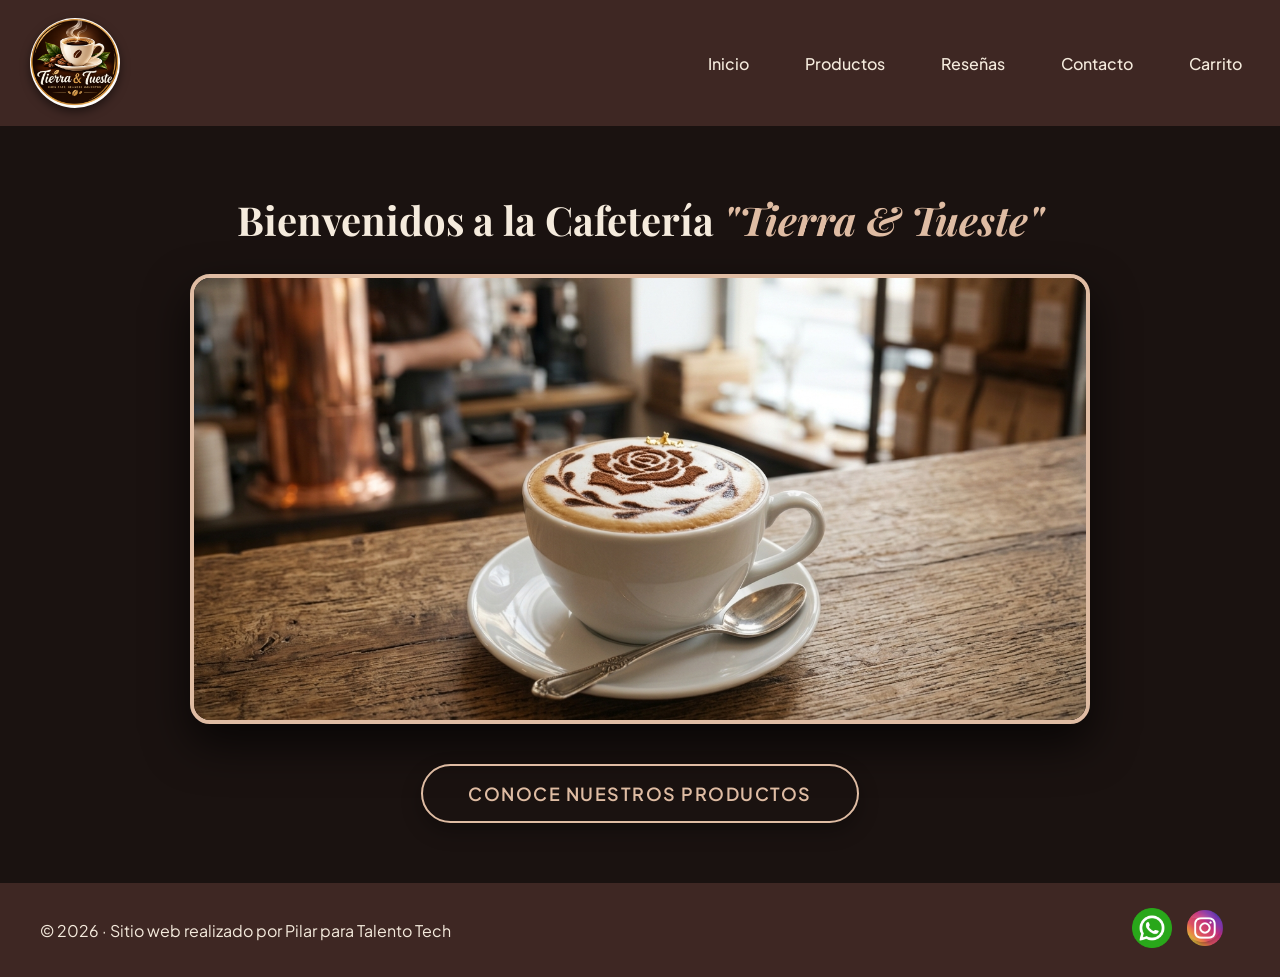
<file: index.html>
<!DOCTYPE html>
<html lang="es">
<head>
    <meta charset="UTF-8">
    <meta name="viewport" content="width=device-width, initial-scale=1.0">

    <link href="https://fonts.googleapis.com/css2?family=Playfair+Display:ital,wght@0,600;0,700;1,600&family=Plus+Jakarta+Sans:wght@400;500;600&display=swap" rel="stylesheet">
    <link rel="stylesheet" href="css/styles.css">
    <title>Inicio - Tierra & Tueste</title>
</head>
    
<body class="bg-primary">
    <header>
        <div class="div-logo">
            <a class="logo" href="./index.html">
                <img src="./img/logo5.png" alt="Logo Tierra &amp; Tueste" class="img-logo">
            </a>
        </div>
        <nav class="header-nav">
            <ul>
                <li><a href="./index.html">Inicio</a></li>
                <li><a href="./pages/productos.html">Productos</a></li>
                <li><a href="./pages/productos.html#resenas">Reseñas</a></li>
                <li><a href="./pages/contacto.html">Contacto</a></li>
                <li><a href="./pages/carrito.html">Carrito</a></li>
            </ul>
        </nav>
    </header>
    
    <main class="inicio">
        <section class="hero-inicio">
            <h1>Bienvenidos a la Cafetería <em>"Tierra & Tueste"</em></h1>
            
            <div class="contenedor-videos-inicio">
                <video class="video-inicio" autoplay muted loop playsinline poster="./img/Capuchino.jpg">
                    <source src="./videos/Artisanal_coffee.mp4" type="video/mp4">
                    Tu navegador no soporta videos HTML5.
                </video>
            </div>
            
            <a href="./pages/productos.html" class="btn-inicio">Conoce nuestros productos</a>
        </section>
    </main>
    
    <footer>
        <p>© 2026 · Sitio web realizado por Pilar para Talento Tech</p>
        <nav>
            <ul class="footer-list">
                <li>
                    <img src="./img/whatsapp.png" alt="logo whatsapp">
                    <img src="./img/instagram.png" alt="logo instagram">
                </li>
            </ul>
        </nav>
    </footer> 
</body>
</html>
</file>
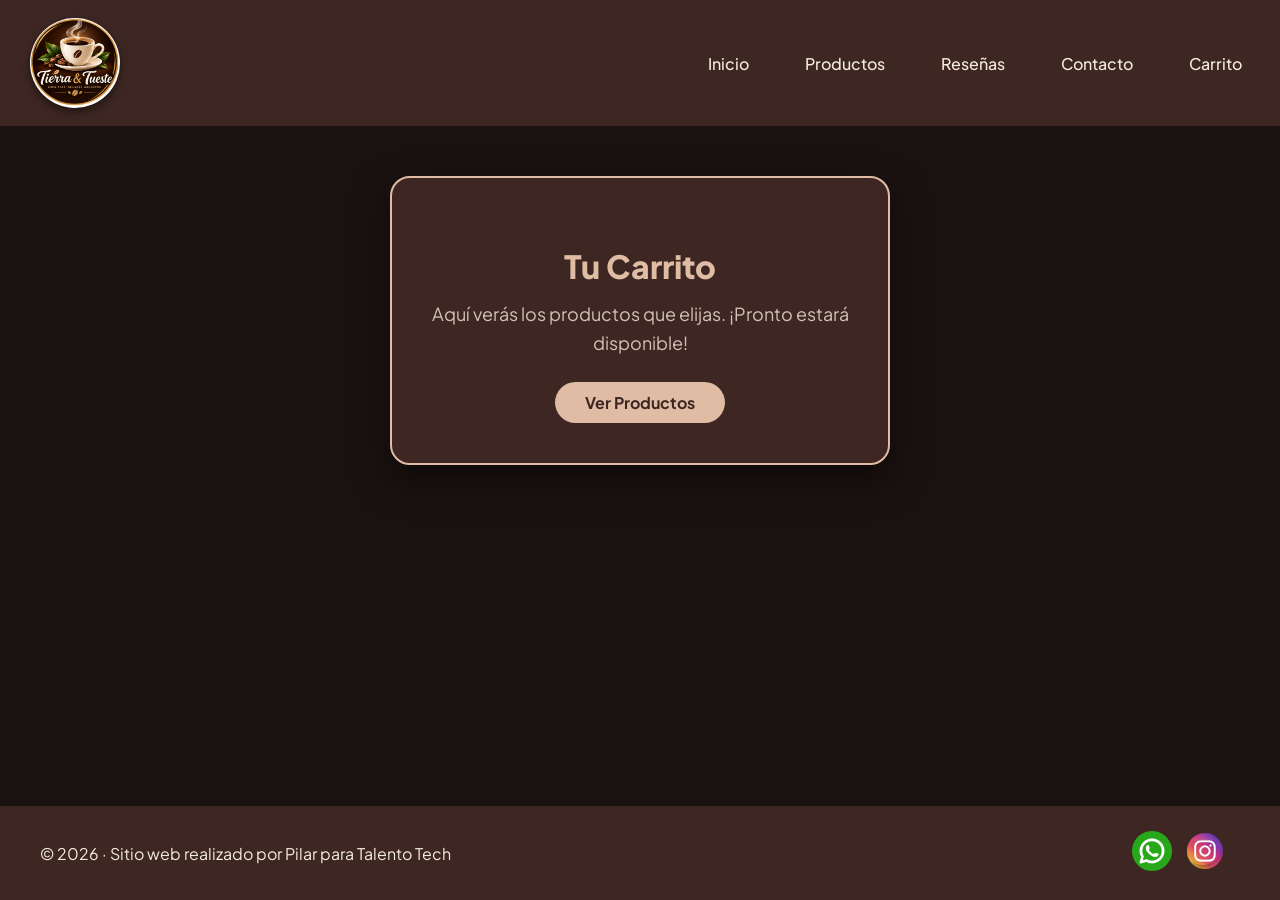
<file: pages/carrito.html>
<!DOCTYPE html>
<html lang="es">
<head>
    <meta charset="UTF-8">
    <meta name="viewport" content="width=device-width, initial-scale=1.0">
    <link href="https://fonts.googleapis.com/css2?family=Playfair+Display:ital,wght@0,600;0,700;1,600&family=Plus+Jakarta+Sans:wght@400;500;600&display=swap" rel="stylesheet">
    <link rel="stylesheet" href="../css/styles.css">
    <title>Carrito - Tierra & Tueste</title>
</head>
<body class="bg-primary">
    <header>
        <div class="div-logo">
            <a class="logo" href="../index.html">
                <img src="../img/logo5.png" alt="Logo Tierra &amp; Tueste" class="img-logo">
            </a>
        </div>
        <nav class="header-nav">
            <ul>
                <li><a href="../index.html">Inicio</a></li>
                <li><a href="./productos.html">Productos</a></li>
                <li><a href="./productos.html#resenas">Reseñas</a></li>
                <li><a href="./contacto.html">Contacto</a></li>
                <li><a href="./carrito.html">Carrito</a></li>
            </ul>
        </nav>
    </header>

    <main>
        <section class="contenedor-gracias">
            <h1 class="text-secondary">Tu Carrito</h1>
            <p class="parrafo">Aquí verás los productos que elijas. ¡Pronto estará disponible!</p>
            <a href="./productos.html" class="btn bg-secondary text-dark btn-volver">Ver Productos</a>
        </section>
    </main>

    <footer>
        <p>© 2026 · Sitio web realizado por Pilar para Talento Tech</p>
        <nav>
            <ul class="footer-list">
                <li>
                    <img src="../img/whatsapp.png" alt="Icono de WhatsApp">
                    <img src="../img/instagram.png" alt="Icono de Instagram">
                </li>
            </ul>
        </nav>
    </footer>
</body>
</html>
</file>
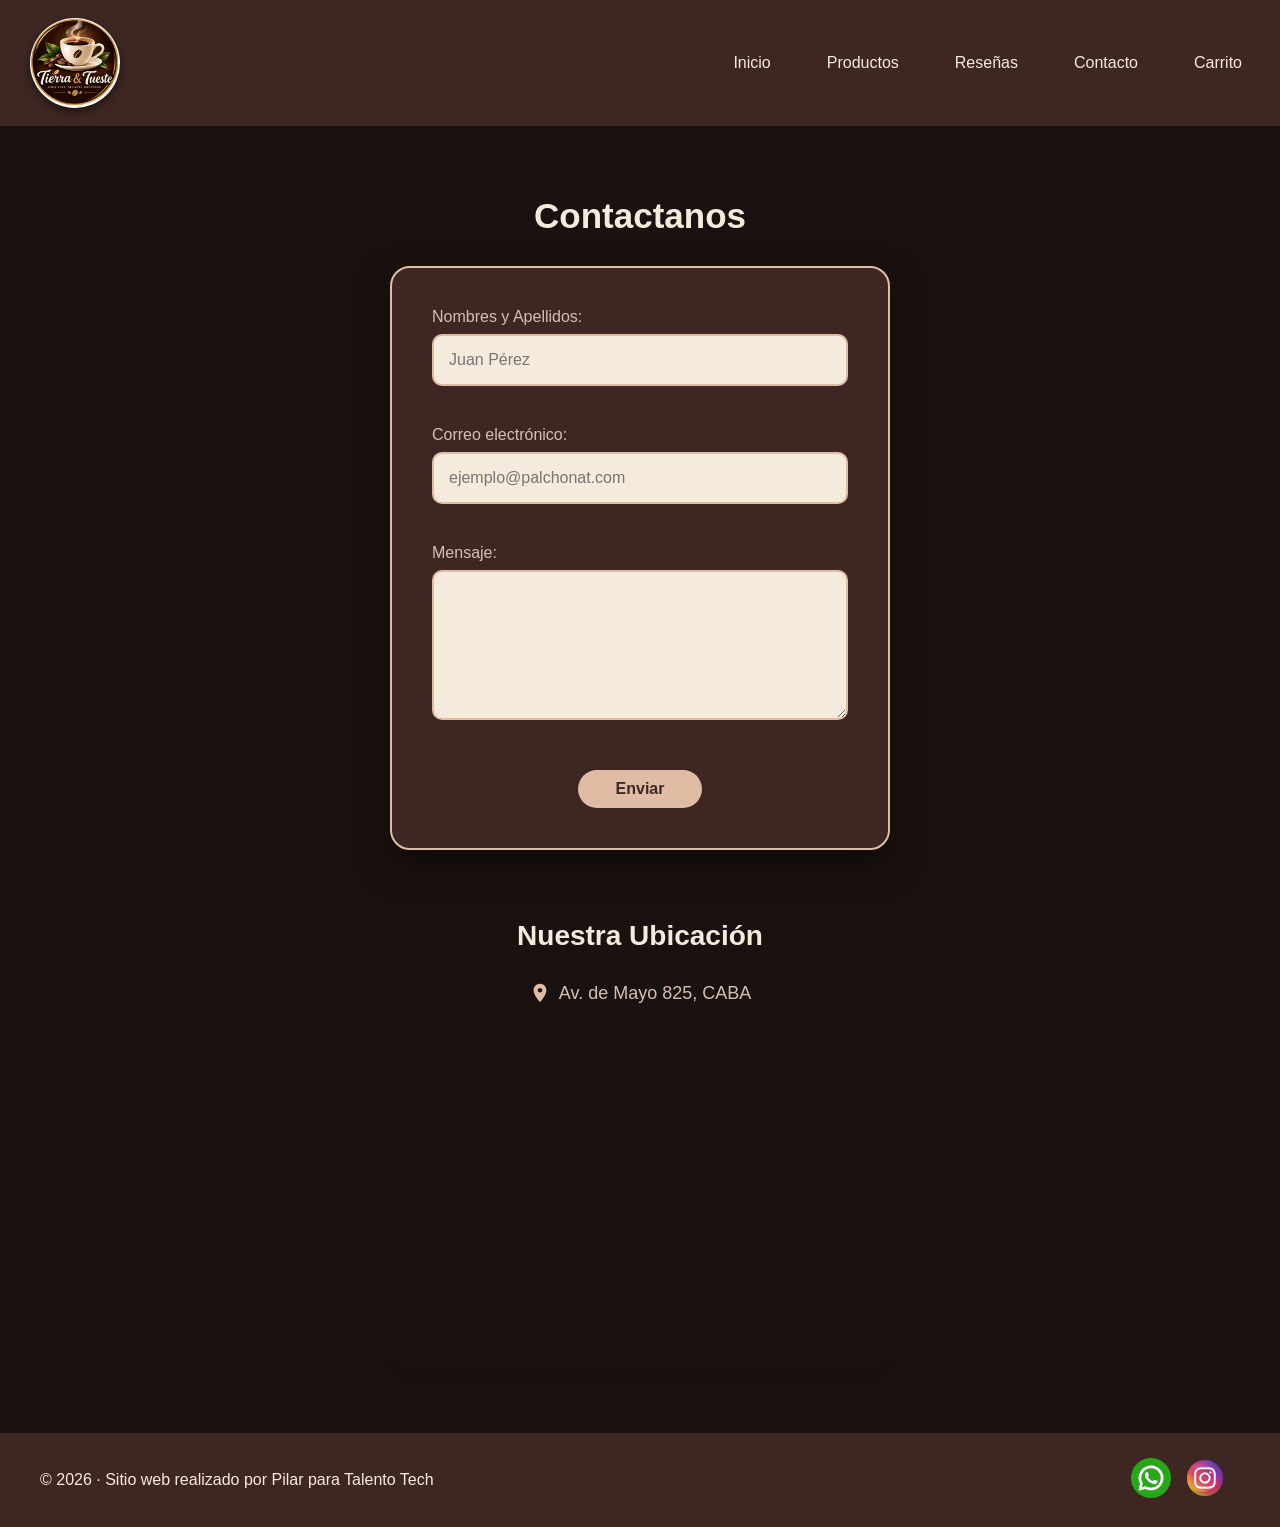
<file: pages/contacto.html>
<!DOCTYPE html>
<html lang="es">
<head>
	<meta charset="UTF-8">
	<meta name="viewport" content="width=device-width, initial-scale=1.0">
    <link 
        href="https://fonts.googleapis.com/css2?family=Roboto:wght@400;700&display=swap" 
        rel="stylesheet"
    >
    <link rel="stylesheet" href="../css/styles.css">
    <title>CONTACTO - CAFETERÍA</title>
</head>
<body class="bg-primary">
    <header>
        <div class="div-logo">
            <a class="logo" href="../index.html" >
                <img src="../img/logo5.png" alt="Logo Tierra &amp; Tueste" class="img-logo">
            </a>
        </div>
        
        <nav class="header-nav">
            <ul>
                <li><a href="../index.html">Inicio</a></li>
                <li><a href="./productos.html">Productos</a></li>
                <li><a href="./productos.html#resenas">Reseñas</a></li>
                <li><a href="./contacto.html">Contacto</a></li>
                <li><a href="./carrito.html">Carrito</a></li>
            </ul>
        </nav>
    </header>
    
    <main>
        <section class="contacto">
            <h1 class="titulo-contacto text-secondary">Contactanos</h1>
            
            <form class="form-contacto" action="https://formsubmit.co/pilarlevano4@gmail.com" method="POST" autocomplete="off">
    
                <input type="hidden" name="_next" value="https://pilar-33.github.io/tierra-y-tueste/pages/gracias.html">
                
                <input type="hidden" name="_captcha" value="false">

                <div class="grupo-input">
                    <label for="nombre">Nombres y Apellidos:</label>
                    <input id="nombre" type="text" name="nombre" placeholder="Juan Pérez" autocomplete="off" required>
                </div>

                <div class="grupo-input">
                    <label for="email">Correo electrónico:</label>
                    <input id="email" type="email" name="email" placeholder="ejemplo@palchonat.com" autocomplete="off" required>
                </div>

                <div class="grupo-input">
                    <label for="mensaje">Mensaje:</label>
                    <textarea id="mensaje" name="message" autocomplete="off" required></textarea>
                </div>

                <button class="btn bg-secondary text-dark" type="submit">Enviar</button>
            </form>
            
            <!-- AQUÍ VA EL MAPA CON EL IFRAME -->
            <div class="mapa-contenedor">
                <h2>Nuestra Ubicación</h2>
                <p class="direccion">
                    <svg class="icono-ubicacion" 
                         xmlns="http://www.w3.org/2000/svg" 
                         viewBox="0 0 24 24" 
                         fill="currentColor"
                    >
                        <path d="M12 2C8.13 2 5 5.13 5 9
                                 c0 5.25 7 13 7 13
                                 s7-7.75 7-13
                                 c0-3.87-3.13-7-7-7
                                 zm0 9.5
                                 c-1.38 0-2.5-1.12-2.5-2.5
                                 s1.12-2.5 2.5-2.5 
                                 2.5 1.12 2.5 2.5
                                 -1.12 2.5-2.5 2.5z"/>
                    </svg>
                    Av. de Mayo 825, CABA
                </p>
                
                <iframe 
                    title="Ubicación de la cafetería"
                    src="https://maps.google.com/maps?q=Av.%20de%20Mayo%20825,%20CABA&t=&z=16&ie=UTF8&iwloc=&output=embed" 
                    allowfullscreen
                    loading="lazy">
                </iframe>
            </div>
        </section>
    </main>
    
    <footer>
        <p>© 2026 · Sitio web realizado por Pilar para Talento Tech</p>
        <nav>
            <ul class="footer-list">
                <li>
                    <img src="../img/whatsapp.png" alt="logo whatsapp">
                    <img src="../img/instagram.png" alt="logo instagram">
                </li>
            </ul>
        </nav>
    </footer> 
	
</body>
</html>
</file>
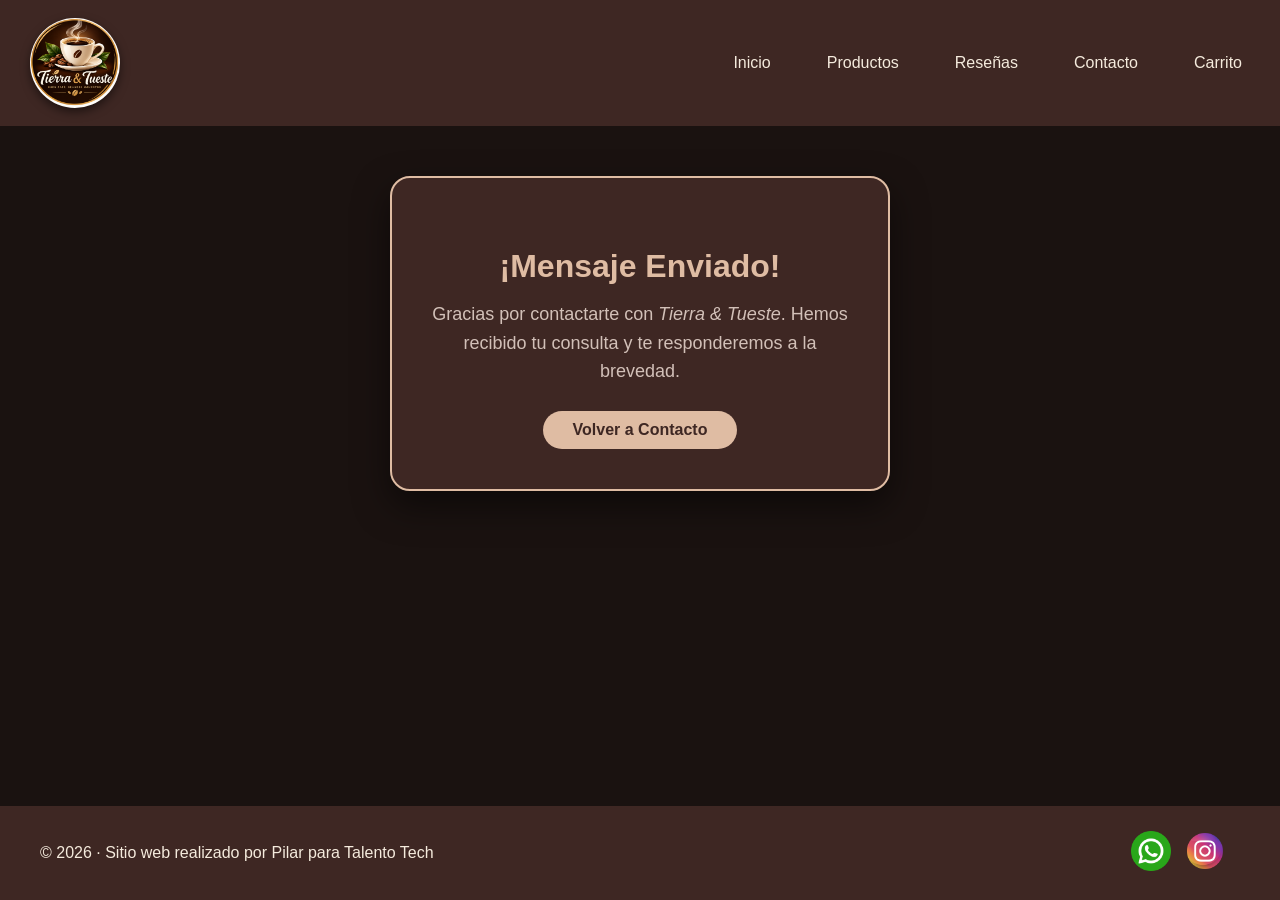
<file: pages/gracias.html>
<!DOCTYPE html>
<html lang="es">
<head>
    <meta charset="UTF-8">
    <meta name="viewport" content="width=device-width, initial-scale=1.0">
    <link 
        href="https://fonts.googleapis.com/css2?family=Roboto:wght@400;700&display=swap" 
        rel="stylesheet"
    >
    <link rel="stylesheet" href="../css/styles.css">
    <title>¡Gracias! - CAFETERÍA</title>
</head>
<body class="bg-primary">
    <header>
        <div class="div-logo">
            <a class="logo" href="../index.html" >
                <img src="../img/logo5.png" alt="Logo Tierra &amp; Tueste" class="img-logo">
            </a>
        </div>
        
        <nav class="header-nav">
            <ul>
                <li><a href="../index.html">Inicio</a></li>
                <li><a href="./productos.html">Productos</a></li>
                <li><a href="./productos.html#resenas">Reseñas</a></li>
                <li><a href="./contacto.html">Contacto</a></li>
                <li><a href="./carrito.html">Carrito</a></li>
            </ul>
        </nav>
    </header>

    <main>
        <section class="contenedor-gracias">
            <h1 class="text-secondary">¡Mensaje Enviado!</h1>
            <p class="parrafo">
                Gracias por contactarte con <em>Tierra &amp; Tueste</em>. 
                Hemos recibido tu consulta y te responderemos a la brevedad.
            </p>

            <a href="./contacto.html" class="btn bg-secondary text-dark btn-volver">
                Volver a Contacto
            </a>
        </section>
    </main>

    <footer>
        <p>© 2026 · Sitio web realizado por Pilar para Talento Tech</p>
        <nav>
            <ul class="footer-list">
                <li>
                    <img src="../img/whatsapp.png" alt="logo whatsapp">
                    <img src="../img/instagram.png" alt="logo instagram">
                </li>
            </ul>
        </nav>
    </footer> 
</body>
</html>
</file>
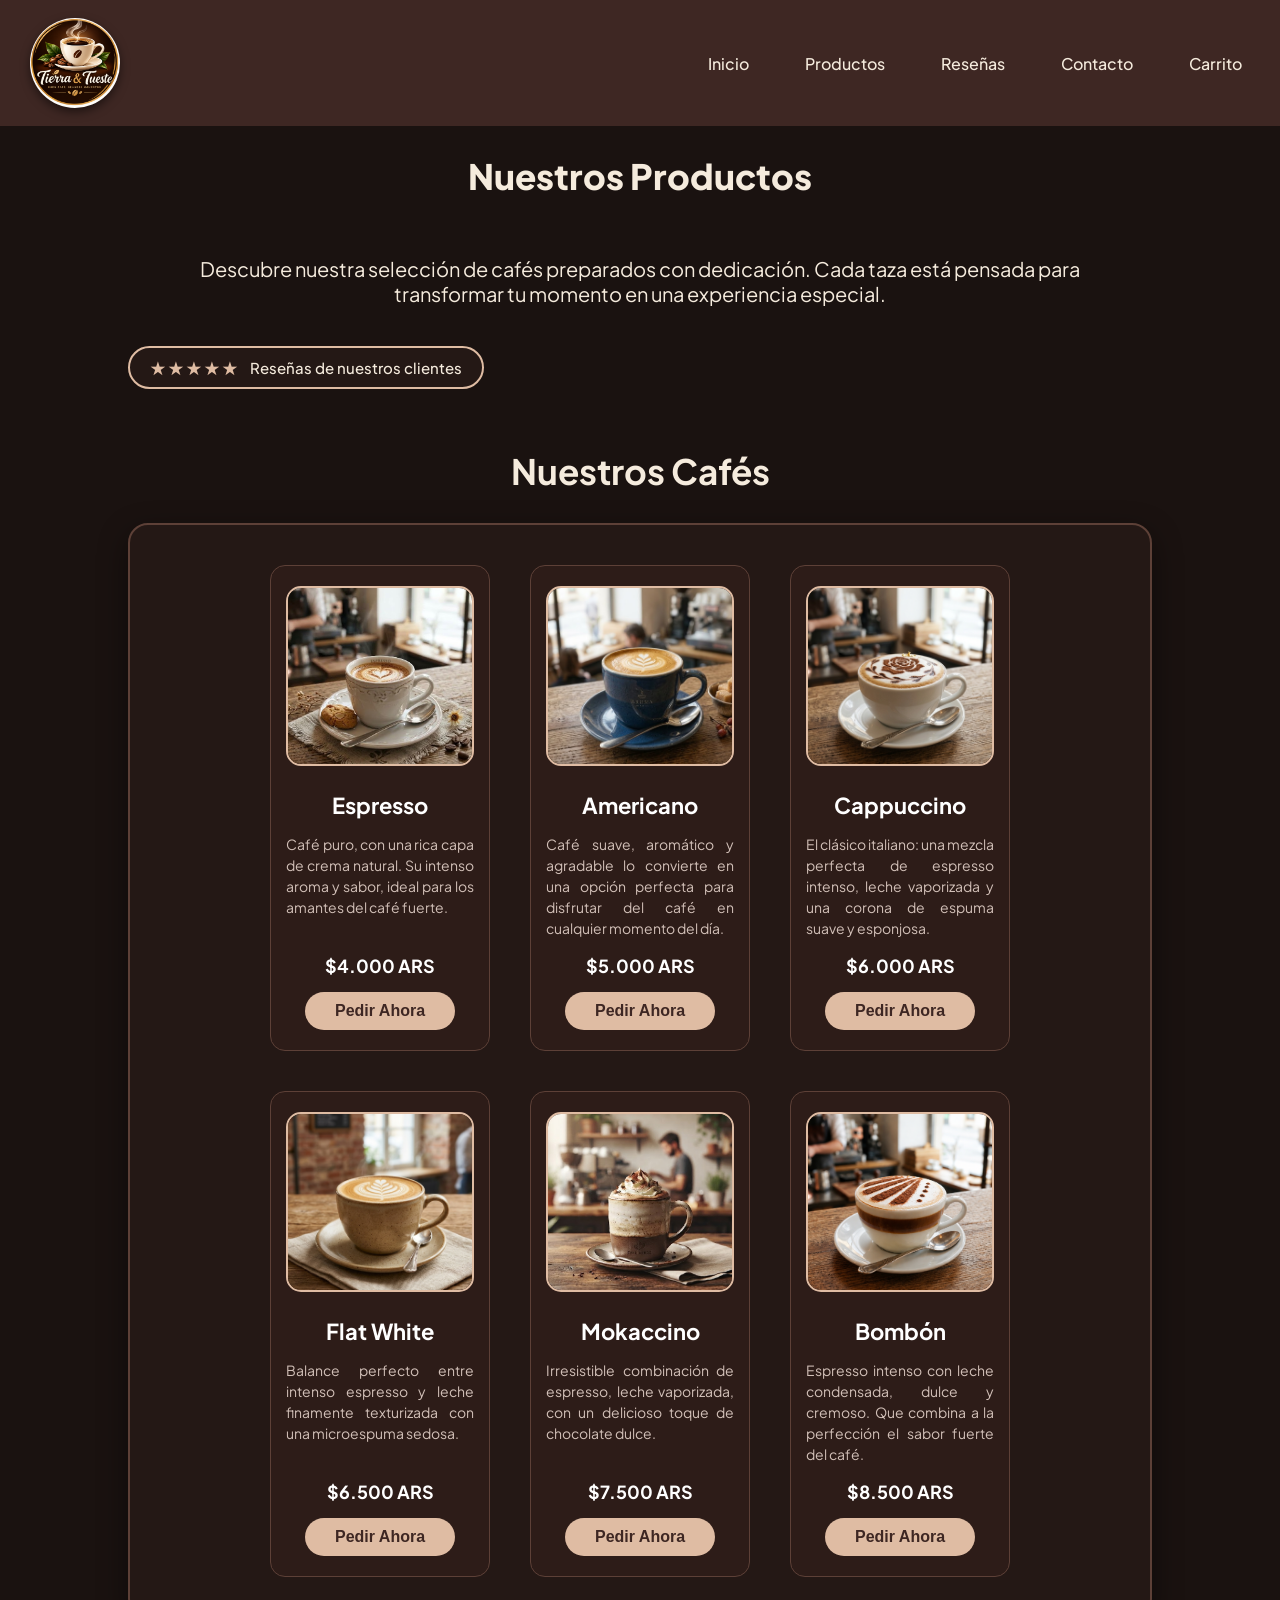
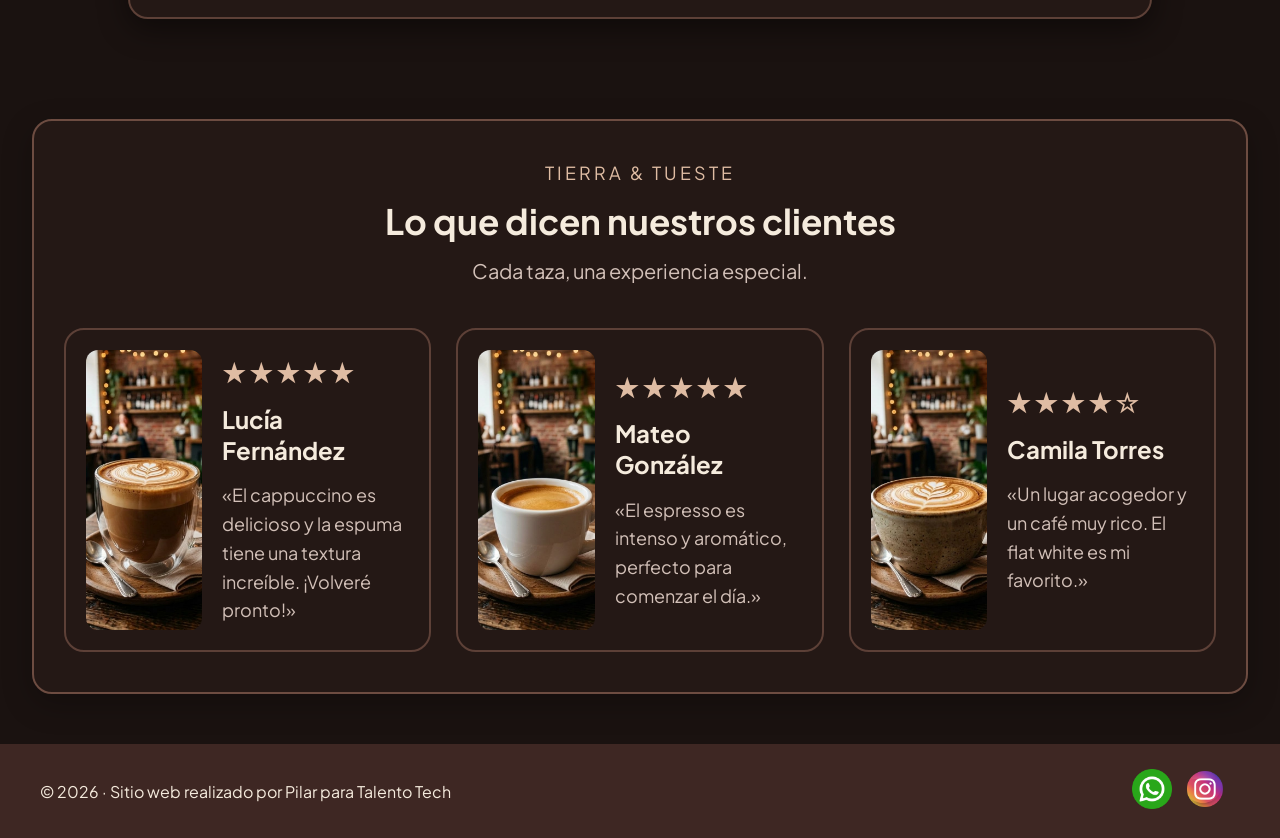
<file: pages/productos.html>
<!DOCTYPE html>
<html lang="es">
<head>
    <meta charset="UTF-8">
    <meta name="viewport" content="width=device-width, initial-scale=1.0">

    <link href="https://fonts.googleapis.com/css2?family=Playfair+Display:ital,wght@0,600;0,700;1,600&family=Plus+Jakarta+Sans:wght@400;500;600&display=swap" rel="stylesheet">
    <link rel="stylesheet" href="../css/styles.css">
    <title>Productos - Tierra & Tueste</title>
</head>
    
<body class="bg-primary">
    <header>
        <div class="div-logo">
            <a class="logo" href="../index.html">
                <img src="../img/logo5.png" alt="Logo Tierra &amp; Tueste" class="img-logo">
            </a>
        </div>
        <nav class="header-nav">
            <ul>
                <li><a href="../index.html">Inicio</a></li>
                <li><a href="./productos.html">Productos</a></li>
                <li><a href="#resenas">Reseñas</a></li>
                <li><a href="./contacto.html">Contacto</a></li>
                <li><a href="./carrito.html">Carrito</a></li>
            </ul>
        </nav>
    </header>
    
    <main class="inicio">
        <section>
            <h1>Nuestros Productos</h1>
            <p class="parrafo">
                Descubre nuestra selección de cafés preparados con dedicación. 
                Cada taza está pensada para transformar tu momento en una experiencia especial.
            </p>
            
            <!-- BADGE DE RESEÑAS -->
            <a href="#resenas" class="resenas-badge">
                <span class="estrellas-badge">★★★★★</span>
                <span class="texto-badge">Reseñas de nuestros clientes</span>
            </a>
        </section>
        
        <section>
            <h2 class="titulo-productos text-secondary">Nuestros Cafés</h2>
            <div class="contenedor-tarjetas">
                <article class="card text-dark">
                    <img src="../img/Espresso.jpg" alt="imagen espresso">
                    <h3>Espresso</h3>
                    <p>Café puro, con una rica capa de crema natural. Su 
                        intenso aroma y sabor, ideal para los amantes del café fuerte.</p>
                    <p>$4.000 ARS</p>
                    <button class="btn bg-secondary text-dark">
                        Pedir Ahora
                    </button>
                </article>
                
                <article class="card text-dark">
                    <img src="../img/Americano.jpg" alt="imagen americano">
                    <h3>Americano</h3>
                    <p>Café suave, aromático y agradable lo convierte en una opción perfecta para disfrutar 
                       del café en cualquier momento del día.</p>
                    <p>$5.000 ARS</p>
                    <button class="btn bg-secondary text-dark">
                        Pedir Ahora
                    </button>
                </article>
                
                <article class="card text-dark">
                    <img src="../img/Capuchino.jpg" alt="imagen capuchino">
                    <h3>Cappuccino</h3>
                    <p>El clásico italiano: una mezcla perfecta de espresso intenso, leche vaporizada 
                        y una corona de espuma suave y esponjosa.
                    </p>
                    <p>$6.000 ARS</p>
                    <button class="btn bg-secondary text-dark">
                        Pedir Ahora
                    </button>
                </article>
                
                <article class="card text-dark">
                    <img src="../img/flat%20white.jpeg" alt="imagen flat white">
                    <h3>Flat White</h3>
                    <p>Balance perfecto entre intenso espresso y leche finamente texturizada 
                       con una microespuma sedosa.
                    </p>
                    <p>$6.500 ARS</p>
                    <button class="btn bg-secondary text-dark">
                        Pedir Ahora
                    </button>
                </article>
                
                <article class="card text-dark">
                    <img src="../img/Mokaccino.jpg" alt="imagen mocha">
                    <h3>Mokaccino</h3>
                    <p>Irresistible combinación de espresso, leche vaporizada, 
                        con un delicioso toque de chocolate dulce.
                    </p>
                    <p>$7.500 ARS</p>
                    <button class="btn bg-secondary text-dark">
                        Pedir Ahora
                    </button>
                </article>
                
                <article class="card text-dark">
                    <img src="../img/Bombon.png" alt="imagen bombon">
                    <h3>Bombón</h3>
                    <p>Espresso intenso con leche condensada, dulce y cremoso.
                       Que combina a la perfección el sabor fuerte del café.
                    </p>
                    <p>$8.500 ARS</p>
                    <button class="btn bg-secondary text-dark">
                        Pedir Ahora
                    </button>
                </article>
            </div>
        </section>
    </main>
    
    <!-- SECCIÓN DE RESEÑAS (agregada aquí) -->
    <section id="resenas" class="resenas">
        <p class="marca-resenas">TIERRA &amp; TUESTE</p>
        <h2 class="titulo-resenas">Lo que dicen nuestros clientes</h2>
        <p class="texto-resenas">Cada taza, una experiencia especial.</p>
        
        <div class="contenedor-resenas">
            <!-- RESEÑA 1 -->
            <article class="tarjeta-resena">
                <img src="../img/capu.jpg" alt="Taza de cappuchino" class="img-resena">
                <div class="contenido-resena">
                    <p class="estrellas"><span role="img" aria-label="5 de 5 estrellas">★★★★★</span></p>
                    <h3 class="nombre-cliente">Lucía Fernández</h3>
                    <blockquote class="comentario">
                        «El cappuccino es delicioso y la espuma tiene una textura increíble. ¡Volveré pronto!»
                    </blockquote>
                </div>  
            </article>
            
            <!-- RESEÑA 2 -->
            <article class="tarjeta-resena">
                <img src="../img/espresso3.jpg" alt="Taza de espresso" class="img-resena">
                <div class="contenido-resena">
                    <p class="estrellas"><span role="img" aria-label="5 de 5 estrellas">★★★★★</span></p>
                    <h3 class="nombre-cliente">Mateo González</h3>
                    <blockquote class="comentario">
                        «El espresso es intenso y aromático, perfecto para comenzar el día.»
                    </blockquote>
                </div>  
            </article>
            
            <!-- RESEÑA 3 -->
            <article class="tarjeta-resena">
                <img src="../img/flat.jpg" alt="Taza de café flat white" class="img-resena">
                <div class="contenido-resena">
                    <p class="estrellas"><span role="img" aria-label="4 de 5 estrellas">★★★★☆</span></p>
                    <h3 class="nombre-cliente">Camila Torres</h3>
                    <blockquote class="comentario">
                        «Un lugar acogedor y un café muy rico. El flat white es mi favorito.»
                    </blockquote>
                </div>  
            </article>
        </div>
    </section>
    
    <footer>
        <p>© 2026 · Sitio web realizado por Pilar para Talento Tech</p>
        <nav>
            <ul class="footer-list">
                <li>
                    <img src="../img/whatsapp.png" alt="logo whatsapp">
                    <img src="../img/instagram.png" alt="logo instagram">
                </li>
            </ul>
        </nav>
    </footer> 
</body>
</html>
</file>
<file: css/styles.css>
* {
  margin: 0;
  padding: 0;
  box-sizing: border-box;
}

/*1 rem = 10px */
html {
  font-size: 62.5%;
  scroll-behavior: smooth;
}

body {
  font-family: "Plus Jakarta Sans", sans-serif;
  font-size: 1.6rem;
  color: #f5ebdd;
  display: flex;
  flex-direction: column;
  min-height: 100vh;
}

main {
  width: 80%;
  margin: auto;
  flex: 1;
  padding-bottom: 2rem;
  display: flex;
  flex-direction: column;
  align-items: center;
}

h1 {
  font-size: 3.5rem;
  font-weight: 800;
  line-height: 1.15;
  margin: 3rem 0;
}

h2 {
  color: #f5ebdd;
  font-size: 2.8rem;
  font-weight: 700;
  margin: 3rem 0;
  text-align: center;
}

.btn {
  border: none;
  font-size: 1.6rem;
  font-weight: bold;
  padding: 1rem 3rem;
  border-radius: 3rem;
  cursor: pointer;
  transition: opacity 0.3s ease;
}

.btn:hover {
  opacity: 0.8;
}

header,
footer {
  background: #3e2723;
  color: #f5ebdd;
  width: 100%;
  display: flex;
  justify-content: space-between;
  align-items: center;
}

header {
  position: sticky;
  top: 0;
  z-index: 1000;
  padding: 1.8rem 0;
  background: #3e2723;
}

footer {
  padding: 1rem 4rem;
}

/* ========================================== */
/*             HEADER Y LOGO REFINADO         */
/* ========================================== */

.div-logo {
  margin-left: 3rem;
  display: flex;
  align-items: center;
}

.logo {
  display: inline-flex;
  align-items: center;
  text-decoration: none;
  padding: 0;
  background: none; 
  border: none;
}

.icono-logo {
  width: 3.5rem;
  height: 3.5rem;
  stroke: #dfbca3;       
  flex-shrink: 0;
}

.img-logo {
  width: 9rem;
  height: 9rem;
  object-fit: contain;
  display: block;
  border-radius: 50%;
  box-shadow: 0 4px 10px rgba(0, 0, 0, 0.5);
}
.header-nav {
  margin-right: 2rem;
}

/* Alineación limpia de los enlaces del menú */
.header-nav a {
  font-family: "Plus Jakarta Sans", sans-serif;
  font-size: 2.rem;
  font-weight: 500;
  color: #f5ebdd;
  text-decoration: none;
  padding: 2rem 1.8rem;
  display: inline-block;
  transition: color 0.3s ea;
}

.header-nav a:hover {
  color: #dfbca3;
}

.header-nav {
  margin-right: 2rem;
}

.header-nav ul,
footer .footer-list {
  list-style: none;
  display: flex;
  gap: 2rem;
}

.footer-list li {
  padding: 1rem;
}

.footer-list img {
  width: 5rem;
  padding: 0.5rem;
}


/* -------------------------------------------------------------------------- */
/*                    ESTILOS EXCLUSIVOS DEL INDEX (HERO)                     */
/* -------------------------------------------------------------------------- */

.hero-inicio {
  display: flex;
  flex-direction: column;
  align-items: center;
  justify-content: center;
  text-align: center;
  width: 100%;
  padding: 4rem 2rem;
}

.hero-inicio h1 {
  font-family: "Playfair Display", serif;
  font-size: 4rem;
  font-weight: 700;
  color: #f5ebdd;
  margin-bottom: 3rem;
  line-height: 1.2;
}

.hero-inicio h1 em {
  color: #dfbca3;
  font-style: italic;
}

/* Contenedor de los dos videos */
.contenedor-videos-inicio {
  display: flex;
  justify-content: center;
  flex-wrap: wrap;
  gap: 2.5rem;
  width: 100%;
  max-width: 120rem;
  margin-bottom: 4rem;
}

/* Estilo individual del video */
.video-inicio {
  width: 100%;
  max-width: 90rem;   
  height: 45rem;     
  object-fit: cover;
  border-radius: 2rem;
  border: 4px solid #dfbca3;
  box-shadow: 0 20px 45px rgba(0, 0, 0, 0.7); /* Sombra más profunda y elegante */
}


/* Botón principal del Hero */
.btn-inicio {
  display: inline-block;
  background-color: transparent; 
  color: #dfbca3;                
  font-family: "Plus Jakarta Sans", sans-serif;
  font-size: 1.8rem;
  font-weight: 600;
  letter-spacing: 0.15rem;       
  text-transform: uppercase;      
  padding: 1.6rem 4.5rem;
  border: 2px solid #dfbca3;     
  border-radius: 5rem;
  text-decoration: none;
  position: relative;
  overflow: hidden;
  transition: all 0.4s ease;
  box-shadow: 0 8px 20px rgba(0, 0, 0, 0.3);
}

.btn-inicio:hover {
  background-color: #dfbca3;
  color: #3e2723;
  transform: translateY(-4px);
  box-shadow: 0 15px 30px rgba(223, 188, 163, 0.3);
}


/* ------------------------------------------------------------------------- */
/*                                   colores                                  */
/* -------------------------------------------------------------------------- */
.bg-primary {
  background-color: #1a1210;
}

.bg-secondary {
  background-color: #dfbca3;
}

.text-primary {
  color: #5d4037;
}

.text-secondary {
  color: #6d4c41;
}

.text-dark {
  color: #3e2723;
}

/* -------------------------------------------------------------------------- */
/*                               HOME                                         */
/* -------------------------------------------------------------------------- */
.inicio {
  flex-wrap: wrap;
}

.inicio h1 {
  width: 100%;
  text-align: center;
}

.parrafo {
  width: 100%;
  text-align: center;
  font-size: 2rem;
  padding: 3rem;
  margin: 0 auto;
}

.contenedor-tarjetas {
  width: 100%;
  max-width: 1400px;
  display: flex;
  justify-content: center;
  flex-wrap: wrap;
  gap: 4rem;
  background-color: #241815;
  padding: 4rem 3rem;
  border: 2px solid #5d4037;
  border-radius: 2rem;

  margin-top: 2rem;
  margin-bottom: 5rem;

  box-shadow: 0 10px 30px rgba(0, 0, 0, 0.45);
}

.titulo-productos {
  color: #f5ebdd;
  font-size: 3.5rem;
  text-align: center;
  width: 100%;
}

.card {
  background-color: #2d1c18;
  width: 22rem;
  display: flex;
  flex-direction: column;
  align-items: center;
  gap: 1.5rem;
  padding: 2rem 1.5rem;
  border-radius: 1.5rem;
  border: 1px solid #5d4037;
  transition: transform 0.3s ease, box-shadow 0.3s ease;
}

.card:hover {
  transform: translateY(-8px);
  box-shadow: 0 12px 25px rgba(0, 0, 0, 0.5);
}

.card.text-dark {
  color: #d2c0b8;
}

/* Título de Espresso, Cappuccino, etc. */
.card h3 {
  color: #ffffff;
  font-size: 2.2rem;
  margin-top: 1rem;
}

/*Las descripciones (Texto justificado) */
.card p:first-of-type {
  color: #d2c0b8;
  text-align: justify;
  line-height: 1.5;
  font-size: 1.4rem;
  width: 100%;
}

/* Los Precios (Resaltados y centrados) */
.card p:nth-of-type(2) {
  color: #ffffff;
  font-size: 1.8rem;
  font-weight: bold;
  text-align: center;
  margin-top: auto;
}

.card img {
  width: 100%;
  height: 18rem;
  object-fit: cover;
  border-radius: 1.5rem;
  border: 2px solid #dfbca3;
}

/* -------------------------------------------------------------------------- */
/*                                CONTACTO                                    */
/* -------------------------------------------------------------------------- */

.contacto {
  width: 100%;
  display: flex;
  flex-direction: column;
  align-items: center;
  padding: 4rem 2rem;
}

.titulo-contacto {
  color: #f5ebdd;
  font-size: 3.5rem;
  margin-bottom: 3rem;
  text-align: center;
}

.form-contacto {
  width: 100%;
  max-width: 50rem;
  display: flex;
  flex-direction: column;
  gap: 2rem;
  background-color: #3e2723;
  padding: 4rem;
  border-radius: 2rem;

  border: 2px solid #dfbca3;

  box-shadow: 0 15px 35px rgba(0, 0, 0, 0.5);
}

.grupo-input {
  display: flex;
  flex-direction: column;
  gap: 0.8rem;
  margin-bottom: 2rem;
}

.grupo-input label {
  color: #d2c0b8;
  font-size: 1.6rem;
}

.grupo-input input,
.grupo-input textarea {
  width: 100%;
  padding: 1.5rem;
  font-size: 1.6rem;

  color: #3e2723;
  background-color: #f5ebdd;
  border: 2px solid #dfbca3;
  border-radius: 1rem;
  outline: none;
  font-family: inherit;
}

.grupo-input textarea {
  min-height: 15rem;
  resize: vertical;
}

.form-contacto .btn {
  width: 30%;
  margin-top: 1rem;
  text-align: center;
  align-self: center;
}

/* -------------------------------------------------------------------------- */
/*                            MAPA Y UBICACIÓN                                */
/* -------------------------------------------------------------------------- */
.mapa-contenedor {
  width: 100%;
  max-width: 50rem;
  margin-top: 4rem;
  text-align: center;
}

.mapa-contenedor .direccion {
  font-size: 1.8rem;
  color: #d2c0b8;
  margin-bottom: 1.5rem;
  display: flex;
  align-items: center;
  justify-content: center;
  gap: 0.8rem;
}

/* Icono estilizado con los colores de tu cafetería */
.icono-ubicacion {
  width: 2.2rem;
  height: 2.2rem;
  fill: #dfbca3; /* Mismo color secundario del sitio */
}

.mapa-contenedor iframe {
  width: 100%;
  height: 35rem;
  border: none;
  border-radius: 1.5rem;
  box-shadow: 0 10px 25px rgba(0, 0, 0, 0.4);
  filter: grayscale(20%) contrast(90%); /* Suaviza el mapa para acoplarlo al tono cálido */
}

/* -------------------------------------------------------------------------- */
/*                         SECCIÓN DE RESEÑAS                                 */
/* -------------------------------------------------------------------------- */

/* Badge interactivo de reseñas */
.resenas-badge {
  display: inline-flex;
  align-items: center;
  justify-content: center;
  gap: 1rem;

  background-color: #241815; 
  border: 2px solid #dfbca3;  
  padding: 0.8rem 2rem;
  border-radius: 3rem;

  text-decoration: none;
  margin: 1rem auto 3rem;
  transition: transform 0.3s ease, box-shadow 0.3s ease;
}

.resenas-badge:hover {
  transform: translateY(-4px);
  box-shadow: 0 8px 20px rgba(0, 0, 0, 0.4);
}

.estrellas-badge {
  color: #dfbca3;
  font-size: 1.8rem;
  letter-spacing: 0.2rem;
}

.texto-badge {
  color: #f5ebdd;
  font-size: 1.5rem;
  font-weight: 500;
}

#resenas {
  scroll-margin-top: 8rem;
}

.resenas {
  width: 95%;
  max-width: 150rem;
  margin: 3rem auto 5rem;
  padding: 4rem 3rem;
  background-color: #241815;
  color: #f5ebdd;
  border: 2px solid #6d4c41;
  border-radius: 2rem;
  box-shadow: 0 10px 30px rgba(0, 0, 0, 0.25);
}

/* Nombre de la cafetería */
.marca-resenas {
  color: #dfbca3;
  text-align: center;
  font-size: 1.8rem;
  letter-spacing: 0.3rem;
  margin-bottom: 1.5rem;
}

/* Título principal */
.titulo-resenas {
  color: #f5ebdd;
  font-size: 3.5rem;
  text-align: center;
  margin: 0 0 1.5rem;
}

/* Subtítulo */
.texto-resenas {
  color: #d2c0b8;
  text-align: center;
  font-size: 2rem;
  margin-bottom: 4.5rem;
}

/* GRID: tres tarjetas en una fila */
.contenedor-resenas {
  width: 100%;
  max-width: 140rem;
  margin: 0 auto;
  display: grid;
  grid-template-columns: repeat(3, minmax(0, 1fr));
  gap: 2.5rem;
}

/* Tarjeta individual */
.tarjeta-resena {
  background-color: #241815;
  border: 2px solid #5d4037;
  border-radius: 2rem;
  padding: 2rem;
  display: grid;
  grid-template-columns: 36% minmax(0, 1fr);
  align-items: center;
  gap: 2rem;
  min-width: 0;
}

/* Fotografía de cada reseña */
.img-resena {
  width: 100%;
  height: 28rem;
  object-fit: cover;
  object-position: center;
  border-radius: 1.2rem;
  display: block;
  background-color: #2d1c18;
}

/* Contenido de la tarjeta */
.contenido-resena {
  min-width: 0;
  display: flex;
  flex-direction: column;
  gap: 1.5rem;
}

/* Estrellas de calificación */
.estrellas {
  color: #dfbca3;
  font-size: 2.8rem;
  letter-spacing: 0.2rem;
  line-height: 1.2;
}

/* Nombre del cliente */
.nombre-cliente {
  color: #f5ebdd;
  font-size: 2.4rem;
  line-height: 1.3;
}

/* Comentario */
.comentario {
  color: #d2c0b8;
  font-size: 1.8rem;
  line-height: 1.6;
  margin: 0;
}

/* -------------------------------------------------------------------------- */
/*                         PÁGINA DE AGRADECIMIENTO                           */
/* -------------------------------------------------------------------------- */

.contenedor-gracias {
  width: 100%;
  max-width: 50rem; /* Mismo ancho máximo que tu formulario de contacto */
  margin: 5rem auto;
  padding: 4rem 3rem;
  background-color: #3e2723; /* Mismo café oscuro que el formulario */
  border-radius: 2rem;
  border: 2px solid #dfbca3;  /* Borde beige cálido de la marca */
  box-shadow: 0 15px 35px rgba(0, 0, 0, 0.5);
  
  display: flex;
  flex-direction: column;
  align-items: center;
  text-align: center;
}

.contenedor-gracias h1 {
  color: #dfbca3;
  font-size: 3.2rem;
  margin-bottom: 1.5rem;
}

.contenedor-gracias .parrafo {
  color: #d2c0b8;
  font-size: 1.8rem;
  line-height: 1.6;
  padding: 0;
  margin-bottom: 2.5rem;
}

.btn-volver {
  text-decoration: none;
  display: inline-block;
  font-size: 1.6rem;
  font-weight: bold;
}


/* -------------------------------------------------------------------------- */
/*                            DISEÑO RESPONSIVO                               */
/* -------------------------------------------------------------------------- */

/* Tablets y pantallas medianas */
@media (max-width: 1100px) {
  .contenedor-resenas {
    grid-template-columns: repeat(2, minmax(0, 1fr));
  }

  .tarjeta-resena {
    grid-template-columns: 1fr;
  }

  .img-resena {
    height: 24rem;
  }
}

/* Tablets pequeñas y Celulares grandes */
@media (max-width: 768px) {
  main {
    width: 90%;
  }

  h1 {
    font-size: 2.5rem;
  }

  h2 {
    font-size: 2.2rem;
  }

  .parrafo {
    font-size: 1.6rem;
    padding: 1rem;
  }

  /* Ajustes de Navegación */
  header {
    flex-direction: column;
    gap: 1.5rem;
    padding: 1rem;
  }

 .header-nav ul {
    flex-wrap: wrap;
    justify-content: center;
    gap: 0.5rem;      
    padding: 0 1rem;  
  }

  .header-nav a {
    padding: 1rem 1.5rem; 
    font-size: 1.5rem;
  }

  /* Ajustes del Formulario y Botón */
  .form-contacto {
    padding: 2.5rem 1.5rem;
  }

  .form-contacto .btn {
    width: 100%;
    text-align: center;
    margin-left: auto;
    margin-right: auto;
  }

  /* Ajustes del Footer */
  footer {
    flex-direction: column;
    gap: 1.5rem;
    text-align: center;
    padding: 2rem 1rem;
  }
  
  .contenedor-gracias {
    padding: 3rem 1.5rem;
  }

  /* --- AJUSTES DEL HERO (INDEX) --- */
  .hero-inicio h1 {
    font-size: 2.8rem;
  }

  .video-inicio {
    max-width: 100%;
    height: 25rem;
  }

  .btn-inicio {
    font-size: 1.7rem;
    padding: 1.5rem 3rem;
  }
}

/* Celulares */
@media (max-width: 600px) {
  .resenas {
    padding: 3rem 1.5rem;
  }

  .titulo-resenas {
    font-size: 2.5rem;
  }

  .texto-resenas {
    font-size: 1.7rem;
  }

  .contenedor-resenas {
    grid-template-columns: 1fr;
    gap: 2rem;
  }

  .tarjeta-resena {
    grid-template-columns: 1fr;
    padding: 1.5rem;
  }

  .img-resena {
    height: 23rem;
  }

  .nombre-cliente {
    font-size: 2.2rem;
  }

  .comentario {
    font-size: 1.6rem;
  }
}
</file>
